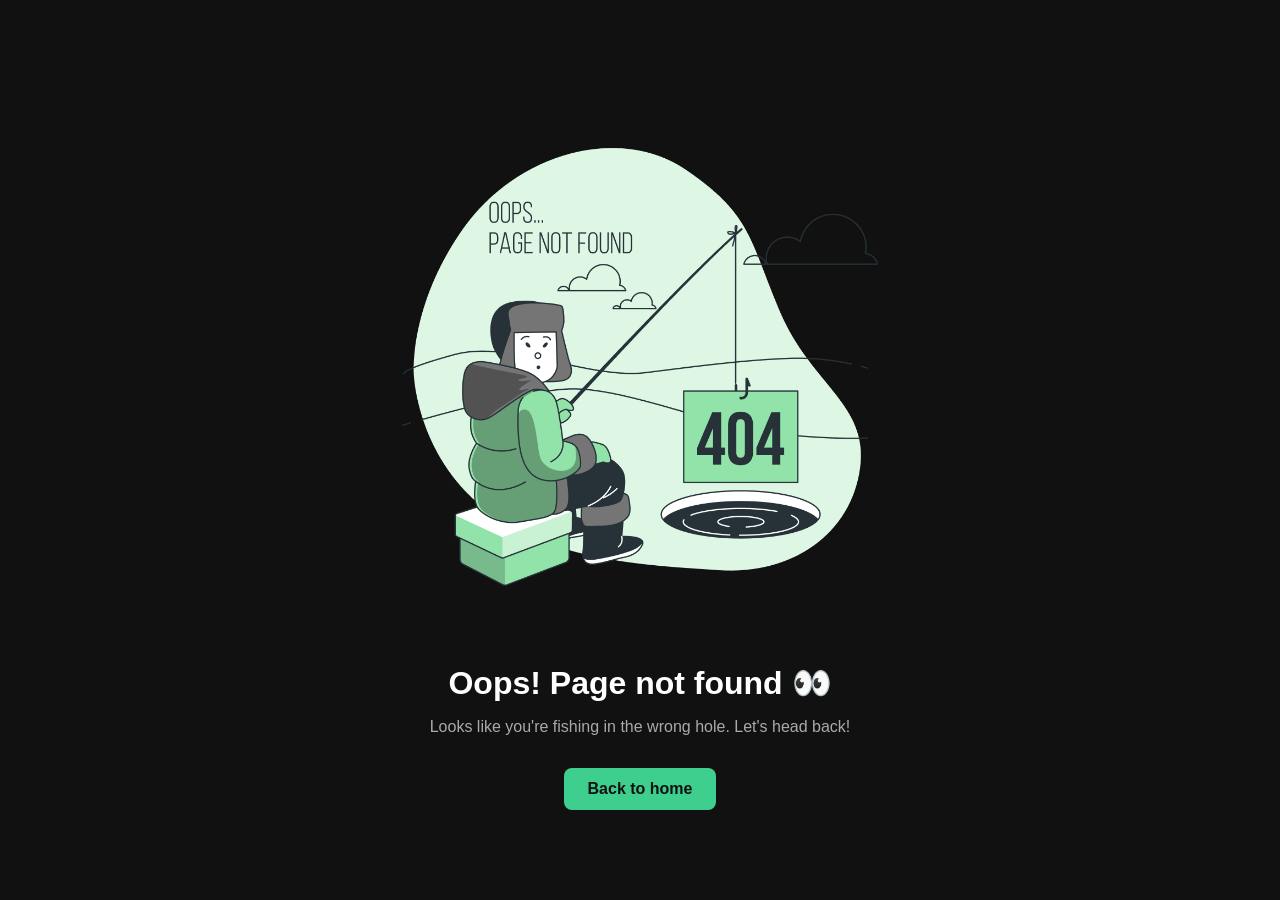
<file: 404-page/index.html>
<!DOCTYPE html>
<html lang="en">
  <head>
    <meta charset="UTF-8" />
    <meta name="viewport" content="width=device-width, initial-scale=1.0" />
    <title>404 Page</title>
    <link rel="stylesheet" href="style.css" />
  </head>
  <body>
    <img src="404.png" alt="404 illustration" />
    <h1>Oops! Page not found 👀</h1>
    <p>Looks like you're fishing in the wrong hole. Let's head back!</p>
    <a href="#">Back to home</a>
  </body>
</html>
</file>
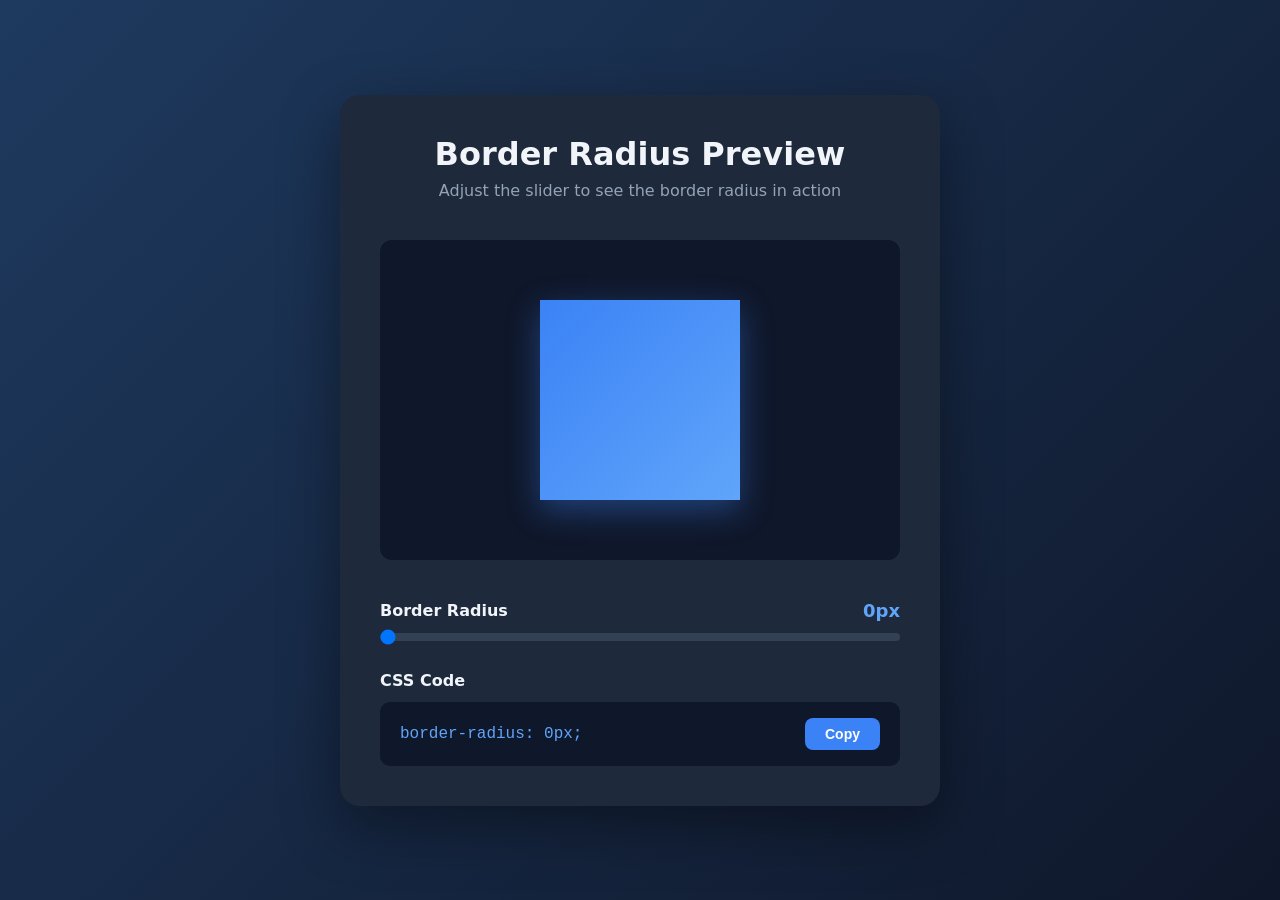
<file: border-radius-previewer/index.html>
<!doctype html>
<html lang="en">
  <head>
    <meta charset="UTF-8" />
    <meta name="viewport" content="width=device-width, initial-scale=1.0" />
    <title>Border Radius Previewer</title>
    <link rel="stylesheet" href="style.css" />
    <script src="index.js" defer></script>
  </head>
  <body>
    <div class="container">
      <div class="card">
        <h1>Border Radius Preview</h1>
        <p class="subtitle">Adjust the slider to see the border radius in action</p>

        <div class="preview-section">
          <div class="preview-box" id="previewBox"></div>
        </div>

        <div class="controls">
          <div class="control-group">
            <label for="radiusSlider">
              <span>Border Radius</span>
              <span class="value" id="radiusValue">0px</span>
            </label>

            <input type="range" id="radiusSlider" min="0" max="100" value="0" />
          </div>
        </div>

        <div class="code-output">
          <label>CSS Code</label>
          <div class="code-box">
            <code id="cssCode">border-radius: 0px;</code>
            <button class="copy-btn" id="copyBtn">Copy</button>
          </div>
        </div>
      </div>
    </div>
  </body>
</html>
</file>
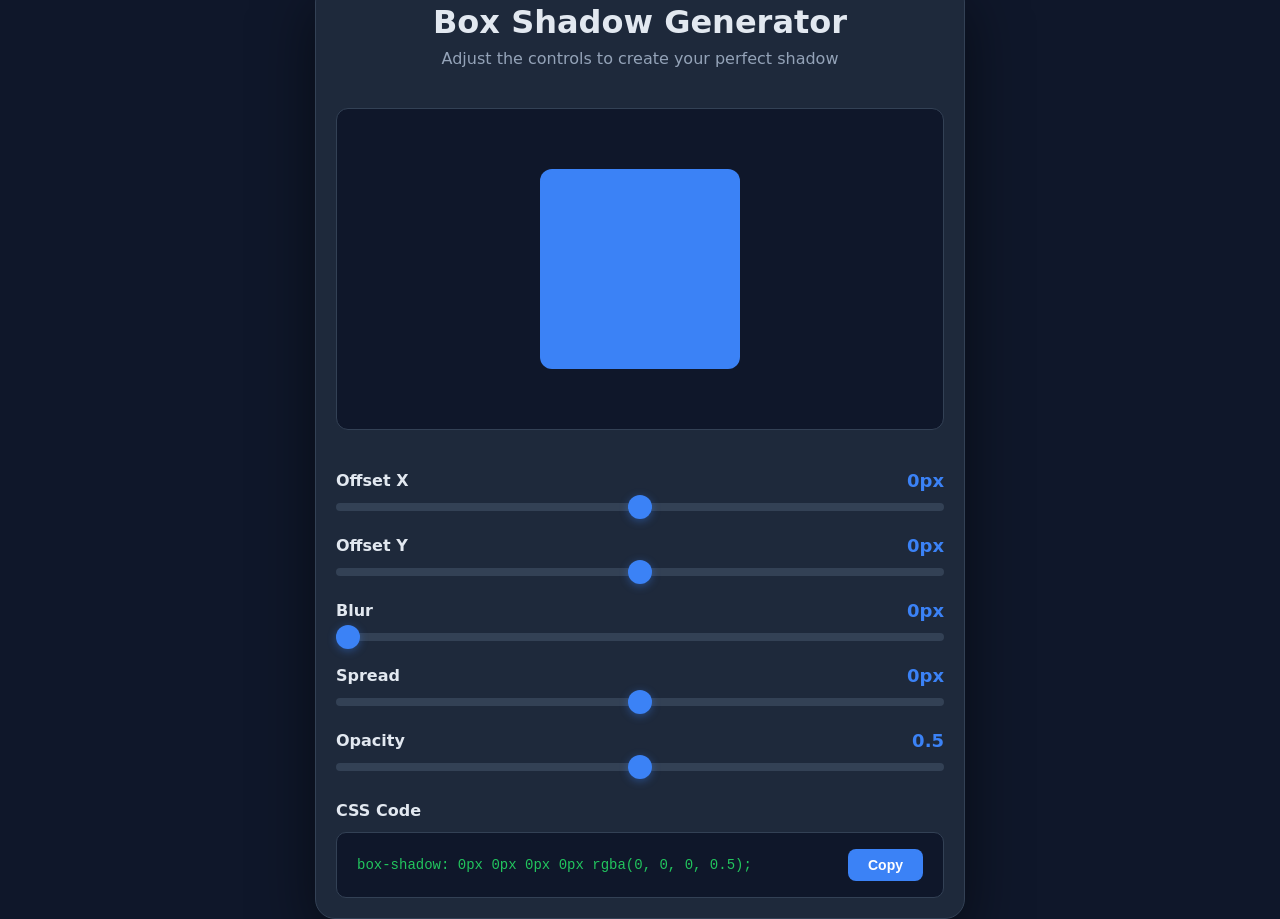
<file: box-shadow-generator/index.html>
<!doctype html>
<html lang="en">
  <head>
    <meta charset="UTF-8" />
    <meta name="viewport" content="width=device-width, initial-scale=1.0" />
    <title>Box Shadow Generator</title>
    <link rel="stylesheet" href="style.css" />
    <script src="index.js" defer></script>
  </head>
  <body>
    <div class="container">
      <div class="card">
        <h1>Box Shadow Generator</h1>
        <p class="subtitle">Adjust the controls to create your perfect shadow</p>

        <div class="preview-section">
          <div class="preview-box" id="previewBox"></div>
        </div>

        <div class="controls">
          <div class="control-group">
            <label for="offsetX">
              <span>Offset X</span>
              <span class="value" id="offsetXValue">0px</span>
            </label>

            <input type="range" id="offsetX" min="-50" max="50" value="0" />
          </div>

          <div class="control-group">
            <label for="offsetY">
              <span>Offset Y</span>
              <span class="value" id="offsetYValue">0px</span>
            </label>

            <input type="range" id="offsetY" min="-50" max="50" value="0" />
          </div>

          <div class="control-group">
            <label for="blur">
              <span>Blur</span>
              <span class="value" id="blurValue">0px</span>
            </label>

            <input type="range" id="blur" min="0" max="50" value="0" />
          </div>

          <div class="control-group">
            <label for="spread">
              <span>Spread</span>
              <span class="value" id="spreadValue">0px</span>
            </label>
            <input type="range" id="spread" min="-20" max="20" value="0" />
          </div>

          <div class="control-group">
            <label for="opacity">
              <span>Opacity</span>
              <span class="value" id="opacityValue">0.5</span>
            </label>
            <input type="range" id="opacity" min="0" max="100" value="50" />
          </div>
        </div>

        <div class="code-output">
          <label>CSS Code</label>
          <div class="code-box">
            <code id="cssCode">box-shadow: 0px 0px 0px 0px rgba(0, 0, 0, 0.5);</code>
            <button class="copy-btn" id="copyBtn">Copy</button>
          </div>
        </div>
      </div>
    </div>
  </body>
</html>
</file>
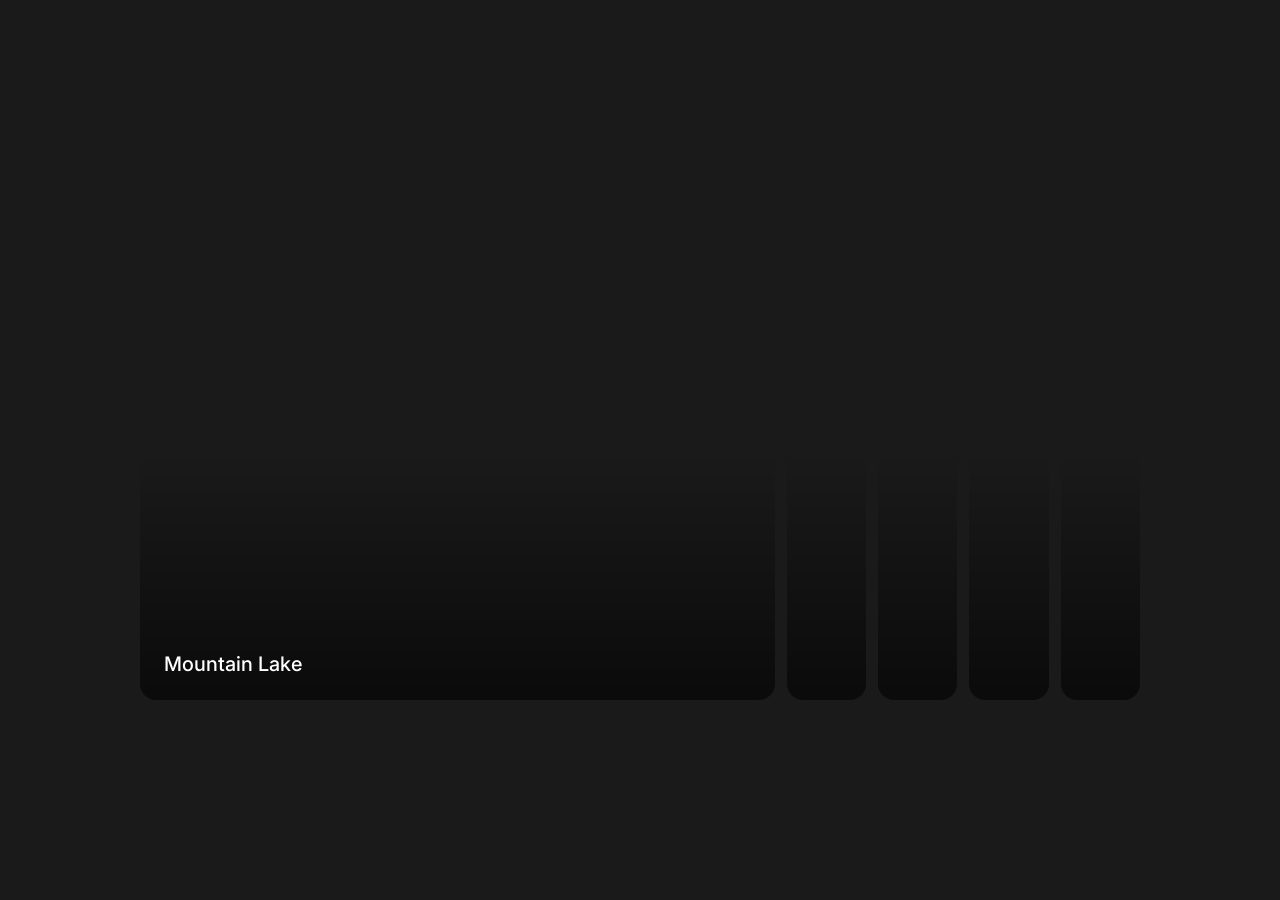
<file: expanding-gallery/index.html>
<!DOCTYPE html>
<html lang="en">
  <head>
    <meta charset="UTF-8" />
    <meta name="viewport" content="width=device-width, initial-scale=1.0" />
    <title>Expanding Gallery</title>
    <link rel="stylesheet" href="style.css" />
    <script src="index.js" defer></script>
  </head>
  <body>
    <div class="gallery">
      <div
        class="panel active"
        style="background-image: url('https://picsum.photos/id/10/800/600')"
      >
        <h3>Mountain Lake</h3>
      </div>

      <div class="panel" style="background-image: url('https://picsum.photos/id/14/800/600')">
        <h3>Ocean View</h3>
      </div>

      <div class="panel" style="background-image: url('https://picsum.photos/id/15/800/600')">
        <h3>Waterfall View</h3>
      </div>

      <div class="panel" style="background-image: url('https://picsum.photos/id/16/800/600')">
        <h3>Ocean Waves</h3>
      </div>

      <div class="panel" style="background-image: url('https://picsum.photos/id/17/800/600')">
        <h3>Forest Road</h3>
      </div>
    </div>
  </body>
</html>
</file>
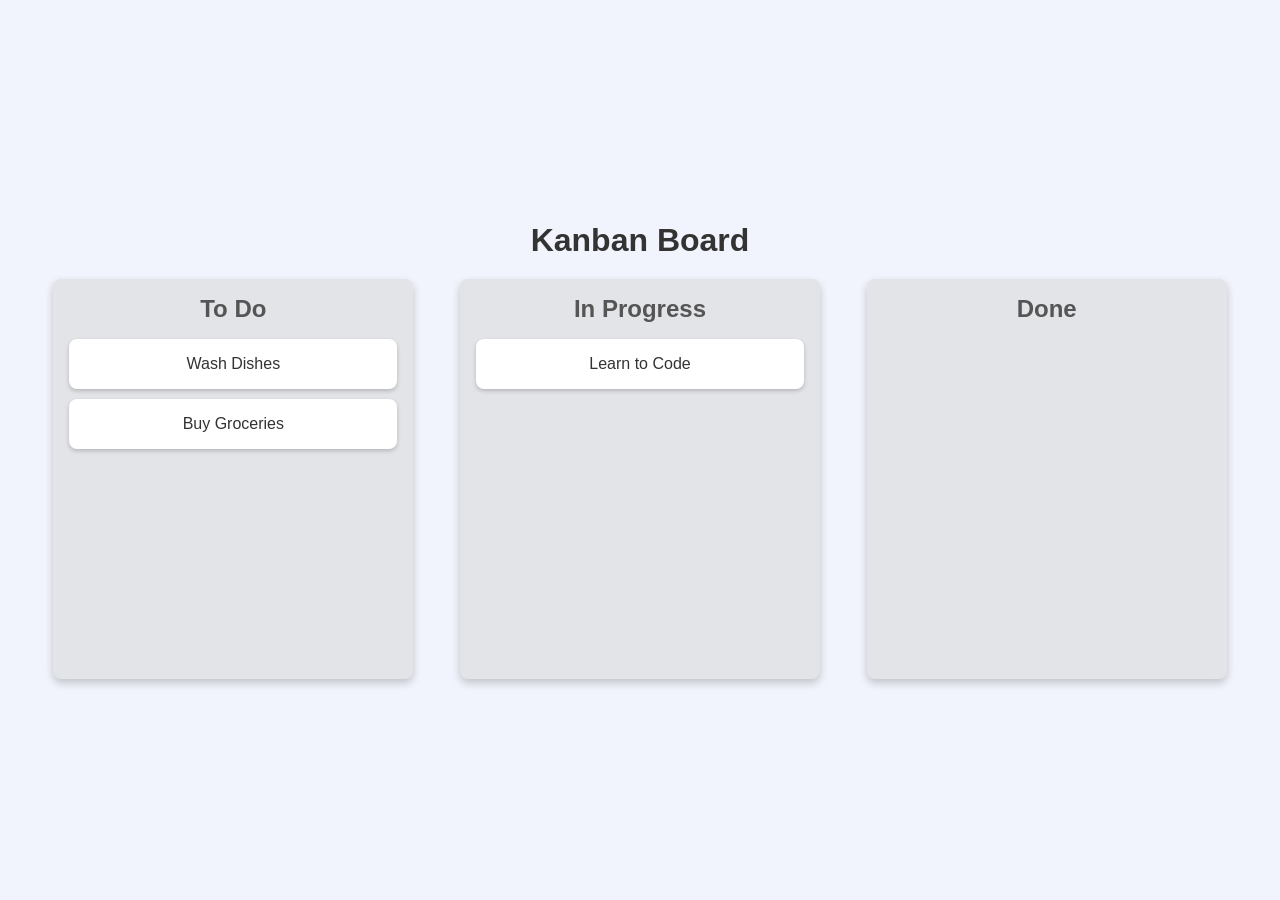
<file: kanban-board/index.html>
<!doctype html>
<html lang="en">
  <head>
    <meta charset="UTF-8" />
    <meta name="viewport" content="width=device-width, initial-scale=1.0" />
    <title>Kanban Board</title>
    <link rel="stylesheet" href="style.css" />
  </head>
  <body>
    <div class="container">
      <h1>Kanban Board</h1>

      <!-- BOARDS -->
      <div class="board">
        <!-- List 1 -->
        <div class="list" id="list1">
          <h2>To Do</h2>
          <div class="card" draggable="true" id="card1">Wash Dishes</div>
          <div class="card" draggable="true" id="card2">Buy Groceries</div>
        </div>

        <!-- List 2 -->
        <div class="list" id="list2">
          <h2>In Progress</h2>
          <div class="card" draggable="true" id="card3">Learn to Code</div>
        </div>

        <!-- List 3 -->
        <div class="list" id="list3">
          <h2>Done</h2>
        </div>
      </div>
    </div>

    <script src="index.js"></script>
  </body>
</html>
</file>
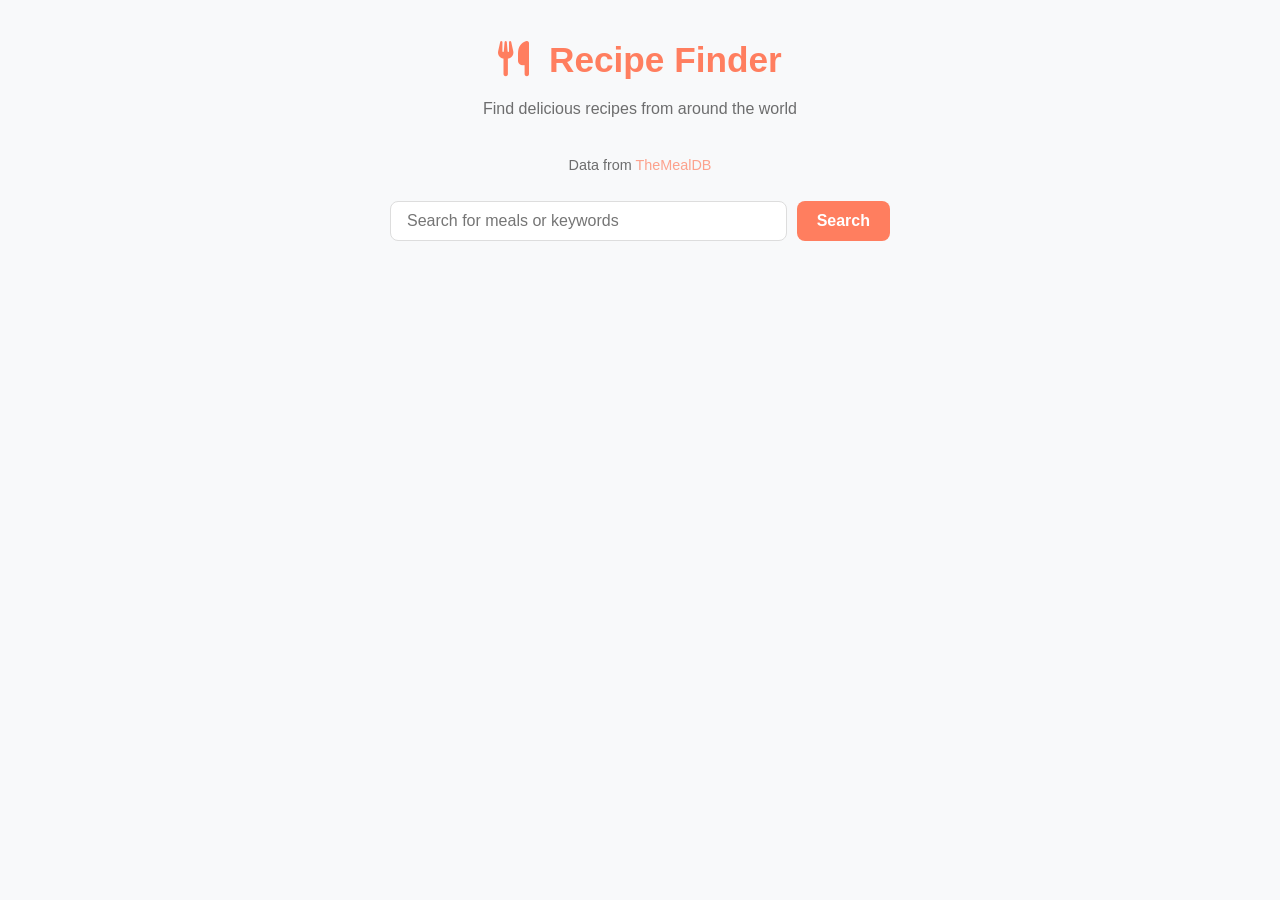
<file: recipe-finder/index.html>
<!DOCTYPE html>
<html lang="en">
  <head>
    <meta charset="UTF-8" />
    <meta name="viewport" content="width=device-width, initial-scale=1.0" />
    <title>Recipe Finder App</title>
    <link rel="stylesheet" href="style.css" />
    <link
      rel="stylesheet"
      href="https://cdnjs.cloudflare.com/ajax/libs/font-awesome/6.7.2/css/all.min.css"
      integrity="sha512-Evv84Mr4kqVGRNSgIGL/F/aIDqQb7xQ2vcrdIwxfjThSH8CSR7PBEakCr51Ck+w+/U6swU2Im1vVX0SVk9ABhg=="
      crossorigin="anonymous"
      referrerpolicy="no-referrer"
    />
  </head>
  <body>
    <div class="container">
      <header>
        <h1><i class="fas fa-utensils"></i> Recipe Finder</h1>
        <p>Find delicious recipes from around the world</p>
      </header>

      <p class="api-link">Data from <a href="https://www.themealdb.com/api.php">TheMealDB</a></p>

      <div class="search-container">
        <input type="text" id="search-input" placeholder="Search for meals or keywords" />
        <button id="search-btn">Search</button>
      </div>

      <div id="error-container" class="hidden">
        <p>No meals found. Try another search term!</p>
      </div>

      <div id="result-heading"></div>

      <div id="meals" class="meals-container"></div>

      <div id="meal-details" class="hidden">
        <button id="back-btn"><i class="fas fa-arrow-left"></i> Back to recipes</button>

        <div class="meal-details-content"></div>
      </div>
    </div>

    <script src="index.js"></script>
  </body>
</html>
</file>
<file: 404-page/style.css>
* {
  margin: 0;
  padding: 0;
  box-sizing: border-box;
}

body {
  background-color: #111;
  color: #fff;
  display: flex;
  flex-direction: column;
  justify-content: center;
  align-items: center;
  height: 100vh;
  font-family: sans-serif;
}

img {
  width: 100%;
  max-width: 550px;
  margin-bottom: 1.5rem;
}

h1 {
  font-size: 2rem;
  margin-bottom: 1rem;
}

p {
  font-size: 1rem;
  color: #aaa;
  margin-bottom: 2rem;
}

a {
  background-color: #3ecf8e;
  color: #111;
  text-decoration: none;
  padding: 0.75rem 1.5rem;
  border-radius: 8px;
  font-weight: bold;
  transition: background-color 0.3s;
}

a:hover {
  background-color: #04fc8d;
}

@media (max-width: 600px) {
  img {
    max-width: 400px;
  }

  h1 {
    font-size: 1.5rem;
  }

  p {
    font-size: 0.9rem;
  }
}
</file>
<file: border-radius-previewer/style.css>
* {
  margin: 0;
  padding: 0;
  box-sizing: border-box;
}

body {
  font-family: system-ui, sans-serif;
  background: linear-gradient(135deg, #1e3a5f 0%, #0f172a 100%);
  min-height: 100vh;
  display: flex;
  align-items: center;
  justify-content: center;
  padding: 20px;
}

.container {
  width: 100%;
  max-width: 600px;
}

.card {
  background: #1e293b;
  border-radius: 20px;
  padding: 40px;
  box-shadow: 0 20px 60px rgba(0, 0, 0, 0.4);
}

h1 {
  font-size: 32px;
  color: #f1f5f9;
  margin-bottom: 8px;
  text-align: center;
}

.subtitle {
  color: #94a3b8;
  text-align: center;
  margin-bottom: 40px;
}

.preview-section {
  background: #0f172a;
  border-radius: 12px;
  padding: 60px;
  margin-bottom: 40px;
  display: flex;
  align-items: center;
  justify-content: center;
  min-height: 300px;
}

.preview-box {
  width: 200px;
  height: 200px;
  background: linear-gradient(135deg, #3b82f6 0%, #60a5fa 100%);
  border-radius: 0px;
  box-shadow: 0 10px 30px rgba(59, 130, 246, 0.4);
  transition: border-radius 0.2s ease;
}

.controls {
  margin-bottom: 30px;
}

.control-group {
  display: flex;
  flex-direction: column;
  gap: 12px;
}

.control-group label {
  display: flex;
  justify-content: space-between;
  align-items: center;
  font-weight: 600;
  color: #f1f5f9;
  font-size: 16px;
}

.value {
  color: #60a5fa;
  font-weight: 700;
  font-size: 18px;
}

input[type="range"] {
  width: 100%;
  height: 8px;
  border-radius: 4px;
  background: #334155;
  outline: none;
  /* appearence none is used to remove the default styles of the input */
  -webkit-appearance: none;
  appearance: none;
}

input[type="range"]::-webkit-slider-thumb:hover {
  transform: scale(1.1);
}

.code-output {
  display: flex;
  flex-direction: column;
  gap: 12px;
}

.code-output label {
  font-weight: 600;
  color: #f1f5f9;
  font-size: 16px;
}

.code-box {
  display: flex;
  align-items: center;
  justify-content: space-between;
  background: #0f172a;
  padding: 16px 20px;
  border-radius: 10px;
  gap: 16px;
}

code {
  color: #60a5fa;
  font-family: "Courier New", monospace;
  font-size: 16px;
  flex: 1;
}

.copy-btn {
  padding: 8px 20px;
  background: #3b82f6;
  color: white;
  border: none;
  border-radius: 8px;
  font-weight: 600;
  cursor: pointer;
  transition: all 0.2s;
  font-size: 14px;
}

.copy-btn:hover {
  background: #60a5fa;
  transform: translateY(-2px);
}

.copy-btn:active {
  transform: translateY(0);
}

@media (max-width: 600px) {
  .card {
    padding: 30px 20px;
  }

  .preview-section {
    padding: 40px;
    min-height: 250px;
  }

  .preview-box {
    width: 150px;
    height: 150px;
  }
}
</file>
<file: box-shadow-generator/style.css>
* {
  margin: 0;
  padding: 0;
  box-sizing: border-box;
}

body {
  font-family:
    system-ui,
    -apple-system,
    sans-serif;
  background: #0f172a;
  height: 100vh;
  display: flex;
  align-items: center;
  justify-content: center;
  padding: 20px;
}

.container {
  width: 100%;
  max-width: 650px;
}

.card {
  background: #1e293b;
  border-radius: 20px;
  padding: 20px;
  box-shadow: 0 20px 60px rgba(0, 0, 0, 0.5);
  border: 1px solid #334155;
}

h1 {
  font-size: 32px;
  color: #e2e8f0;
  margin-bottom: 8px;
  text-align: center;
}

.subtitle {
  color: #94a3b8;
  text-align: center;
  margin-bottom: 40px;
}

.preview-section {
  background: #0f172a;
  border-radius: 12px;
  padding: 60px;
  margin-bottom: 40px;
  display: flex;
  align-items: center;
  justify-content: center;
  min-height: 300px;
  border: 1px solid #334155;
}

.preview-box {
  width: 200px;
  height: 200px;
  background: #3b82f6;
  border-radius: 12px;
  box-shadow: 0px 0px 0px 0px rgba(0, 0, 0, 0.5);
  transition: box-shadow 0.2s ease;
}

.controls {
  margin-bottom: 30px;
  display: flex;
  flex-direction: column;
  gap: 24px;
}

.control-group {
  display: flex;
  flex-direction: column;
  gap: 12px;
}

.control-group label {
  display: flex;
  justify-content: space-between;
  align-items: center;
  font-weight: 600;
  color: #e2e8f0;
  font-size: 16px;
}

.value {
  color: #3b82f6;
  font-weight: 700;
  font-size: 18px;
}

input[type="range"] {
  -webkit-appearance: none;
  appearance: none;
  width: 100%;
  height: 8px;
  border-radius: 4px;
  background: #334155;
  outline: none;
}

input[type="range"]::-webkit-slider-thumb {
  -webkit-appearance: none;
  appearance: none;
  width: 24px;
  height: 24px;
  border-radius: 50%;
  background: #3b82f6;
  cursor: pointer;
  box-shadow: 0 2px 8px rgba(59, 130, 246, 0.4);
  transition: transform 0.2s;
}

input[type="range"]::-webkit-slider-thumb:hover {
  transform: scale(1.1);
  background: #60a5fa;
}

.code-output {
  display: flex;
  flex-direction: column;
  gap: 12px;
}

.code-output label {
  font-weight: 600;
  color: #e2e8f0;
  font-size: 16px;
}

.code-box {
  display: flex;
  align-items: center;
  justify-content: space-between;
  background: #0f172a;
  padding: 16px 20px;
  border-radius: 10px;
  gap: 16px;
  border: 1px solid #334155;
}

code {
  color: #22c55e;
  font-family: "Courier New", monospace;
  font-size: 14px;
  flex: 1;
}

.copy-btn {
  padding: 8px 20px;
  background: #3b82f6;
  color: white;
  border: none;
  border-radius: 8px;
  font-weight: 600;
  cursor: pointer;
  transition: all 0.2s;
  font-size: 14px;
}

.copy-btn:hover {
  background: #60a5fa;
  transform: translateY(-2px);
}

.copy-btn:active {
  transform: translateY(0);
}

@media (max-width: 600px) {
  .card {
    padding: 30px 20px;
  }

  .preview-section {
    padding: 40px;
    min-height: 250px;
  }

  .preview-box {
    width: 150px;
    height: 150px;
  }

  code {
    font-size: 12px;
  }
}
</file>
<file: expanding-gallery/style.css>
@import url(https://fonts.googleapis.com/css?family=Inter:100,200,300,regular,500,600,700,800,900,100italic,200italic,300italic,italic,500italic,600italic,700italic,800italic,900italic);

* {
  padding: 0;
  margin: 0;
  box-sizing: border-box;
}

body {
  font-family: "Inter", sans-serif;
  min-height: 100vh;
  display: flex;
  align-items: center;
  justify-content: center;
  background-color: #1a1a1a;
  padding: 20px;
}

.gallery {
  display: flex;
  gap: 12px;
  width: 100%;
  max-width: 1000px;
  height: 500px;
}

.panel {
  flex: 0.5;
  border-radius: 1rem;
  cursor: pointer;
  position: relative;
  transition: flex 0.5s ease;
  background-size: cover;
  background-position: center;
  overflow: hidden;
}

.panel.active {
  flex: 4;
}

.panel::before {
  content: "";
  position: absolute;
  bottom: 0;
  left: 0;
  right: 0;
  height: 50%;
  background: linear-gradient(transparent, rgba(0, 0, 0, 0.6));
}

.panel h3 {
  position: absolute;
  bottom: 24px;
  left: 24px;
  color: #fff;
  font-size: 1.25rem;
  font-weight: 500;
  opacity: 0;
  transform: translateY(10px);
  transition: all 0.3s ease;
}

.panel.active h3 {
  opacity: 1;
  transform: translateY(0);
  transition-delay: 0.3s;
}

@media (max-width: 768px) {
  .gallery {
    flex-direction: column;
    height: 500px;
    max-width: 500px;
  }

  .panel h3 {
    bottom: 16px;
    left: 16px;
    font-size: 1rem;
  }
}
</file>
<file: kanban-board/style.css>
* {
    margin: 0;
    padding: 0;
    box-sizing: border-box;
}

body {
    font-family: 'Segoe UI', sans-serif, Arial, Helvetica, sans-serif;
    background-color: #f1f4fc;
    display: flex;
    justify-content: center;
    align-items: center;
    min-height: 100vh;
}

.container {
    text-align: center;
    width: 100%;
    padding: 1.2rem;
}

h1 {
    color: #333;
    margin-bottom: 20px;
    font-size: 2rem;
}

.board {
    display: flex;
    justify-content: space-around;
    align-items: flex-start;
    width: 100%;
    max-width: 1200px;
    margin: 0 auto;
    gap: 20px;
}

.list {
    background-color: #e3e4e8;
    padding: 1rem;
    border-radius: 8px;
    width: 30%;
    min-height: 400px;
    box-shadow: 0 4px 8px rgba(0, 0, 0, 0.2);
}

.list h2 {
    color: #555;
    margin-bottom: 1rem;
    font-size: 1.5rem;
}

.card {
    background-color: white;
    color: #333;
    padding: 1rem;
    margin-bottom: 10px;
    border-radius: 8px;
    cursor: grab;
    box-shadow: 0 2px 4px rgba(0, 0, 0, 0.2);
    transition: transform 0.2s, box-shadow 0.2s;
}

.card:active {
    cursor: grabbing;
    transform: scale(1.05);
    box-shadow: 0 4px 8px rgba(0, 0, 0, 0.2);
}

.list.over {
    background-color: #d1d3d8;
}

@media (max-width: 768px) {
    .board {
        flex-direction: column;
        align-items: center;
    }

    .list {
        width: 80%;
        margin-bottom: 20px;
    }
}
</file>
<file: recipe-finder/style.css>
* {
  margin: 0;
  padding: 0;
  box-sizing: border-box;
}

:root {
  --primary: #ff7e5f;
  --primary-dark: #eb5e41;
  --primary-light: #ffb199;
  --secondary: #0ba360;
  --text-dark: #333333;
  --text-light: #f8f9fa;
  --background: #ffffff;
  --background-light: #f8f9fa;
  --card-bg: #ffffff;
  --border-radius: 8px;
  --shadow: 0 2px 4px rgba(0, 0, 0, 0.1);
  --transition: all 0.3s ease;
}

body {
  font-family: sans-serif;
  background-color: var(--background-light);
  color: var(--text-dark);
  line-height: 1.6;
}

.container {
  width: 100%;
  max-width: 1000px;
  margin: 0 auto;
  padding: 2rem 1rem;
}

header {
  text-align: center;
  margin-bottom: 2rem;
}

h1 {
  font-size: 2.2rem;
  color: var(--primary);
  margin-bottom: 0.5rem;
}

h1 i {
  margin-right: 10px;
}

header p {
  color: var(--text-dark);
  opacity: 0.7;
}

.search-container {
  display: flex;
  margin-bottom: 2rem;
  gap: 10px;
  max-width: 500px;
  margin-left: auto;
  margin-right: auto;
}

input[type="text"] {
  flex: 1;
  padding: 10px 16px;
  font-size: 1rem;
  border-radius: var(--border-radius);
  border: 1px solid #ddd;
  background-color: var(--background);
  color: var(--text-dark);
  outline: none;
}

input[type="text"]:focus {
  border-color: var(--primary);
}

button {
  background-color: var(--primary);
  color: white;
  border: none;
  border-radius: var(--border-radius);
  padding: 0 20px;
  font-size: 1rem;
  font-weight: 600;
  cursor: pointer;
  transition: var(--transition);
}

button:hover {
  background-color: var(--primary-dark);
}

#result-heading {
  text-align: center;
  margin-bottom: 1.5rem;
  font-size: 1.2rem;
  color: var(--text-dark);
}

.meals-container {
  display: grid;
  grid-template-columns: repeat(auto-fill, minmax(250px, 1fr));
  gap: 1.5rem;
}

.meal {
  background-color: var(--card-bg);
  border-radius: var(--border-radius);
  box-shadow: var(--shadow);
  overflow: hidden;
  transition: var(--transition);
  cursor: pointer;
  position: relative;
}

.meal:hover {
  transform: translateY(-5px);
  box-shadow: 0 5px 10px rgba(0, 0, 0, 0.1);
}

.meal img {
  width: 100%;
  height: 180px;
  object-fit: cover;
}

.meal-info {
  padding: 1rem;
}

.meal-title {
  font-size: 1.1rem;
  margin-bottom: 0.5rem;
  color: var(--text-dark);
}

.meal-category {
  display: inline-block;
  background-color: var(--primary-light);
  color: var(--text-dark);
  padding: 3px 8px;
  font-size: 0.8rem;
  border-radius: 20px;
  margin-bottom: 10px;
}

#meal-details {
  background-color: var(--background);
  border-radius: var(--border-radius);
  box-shadow: var(--shadow);
  padding: 1.5rem;
  margin: 2rem 0;
}

#back-btn {
  margin-bottom: 1.5rem;
  background-color: transparent;
  color: var(--primary);
  border: 1px solid var(--primary);
  padding: 8px 16px;
}

#back-btn:hover {
  background-color: var(--primary);
  color: white;
}

.meal-details-content {
  display: flex;
  flex-direction: column;
  align-items: center;
}

.meal-details-img {
  width: 100%;
  max-width: 400px;
  border-radius: var(--border-radius);
  margin-bottom: 1.5rem;
}

.meal-details-title {
  font-size: 1.8rem;
  color: var(--primary);
  margin-bottom: 0.5rem;
  text-align: center;
}

.meal-details-category {
  margin-bottom: 1rem;
  text-align: center;
}

.meal-details-category span {
  background-color: var(--primary-light);
  padding: 4px 12px;
  border-radius: 20px;
  font-size: 0.9rem;
}

.meal-details-instructions {
  line-height: 1.7;
  margin-bottom: 1.5rem;
}

.meal-details-instructions h3 {
  margin-bottom: 0.5rem;
}

.ingredients-list {
  list-style-type: none;
  display: grid;
  grid-template-columns: repeat(auto-fill, minmax(180px, 1fr));
  gap: 8px;
  margin-bottom: 1.5rem;
  width: 100%;
}

.ingredients-list li {
  display: flex;
  align-items: center;
  padding: 6px 10px;
  background-color: var(--background-light);
  border-radius: var(--border-radius);
  font-size: 0.9rem;
}

.ingredients-list li i {
  color: var(--secondary);
  margin-right: 8px;
}

.youtube-link {
  display: inline-block;
  background-color: #ff0000;
  color: white;
  padding: 8px 16px;
  border-radius: 4px;
  text-decoration: none;
  font-weight: 600;
  margin-top: 1rem;
  font-size: 0.9rem;
}

.youtube-link i {
  margin-right: 8px;
}

#error-container {
  background-color: rgba(255, 126, 95, 0.1);
  border: 1px solid var(--primary);
  color: var(--primary-dark);
  padding: 1rem;
  border-radius: var(--border-radius);
  text-align: center;
  margin-bottom: 1.5rem;
}

.api-link {
  text-align: center;
  padding-bottom: 1.5rem;
  color: var(--text-dark);
  opacity: 0.7;
  font-size: 0.9rem;
}

.api-link a {
  color: var(--primary);
  text-decoration: none;
}

.hidden {
  display: none;
}

@media (max-width: 600px) {
  .search-container {
    flex-direction: column;
  }

  button#search-btn {
    width: 100%;
    padding: 10px;
  }

  .meals-container {
    grid-template-columns: 1fr;
  }

  .meal-details-img {
    max-width: 100%;
  }

  .ingredients-list {
    grid-template-columns: 1fr;
  }
}
</file>
